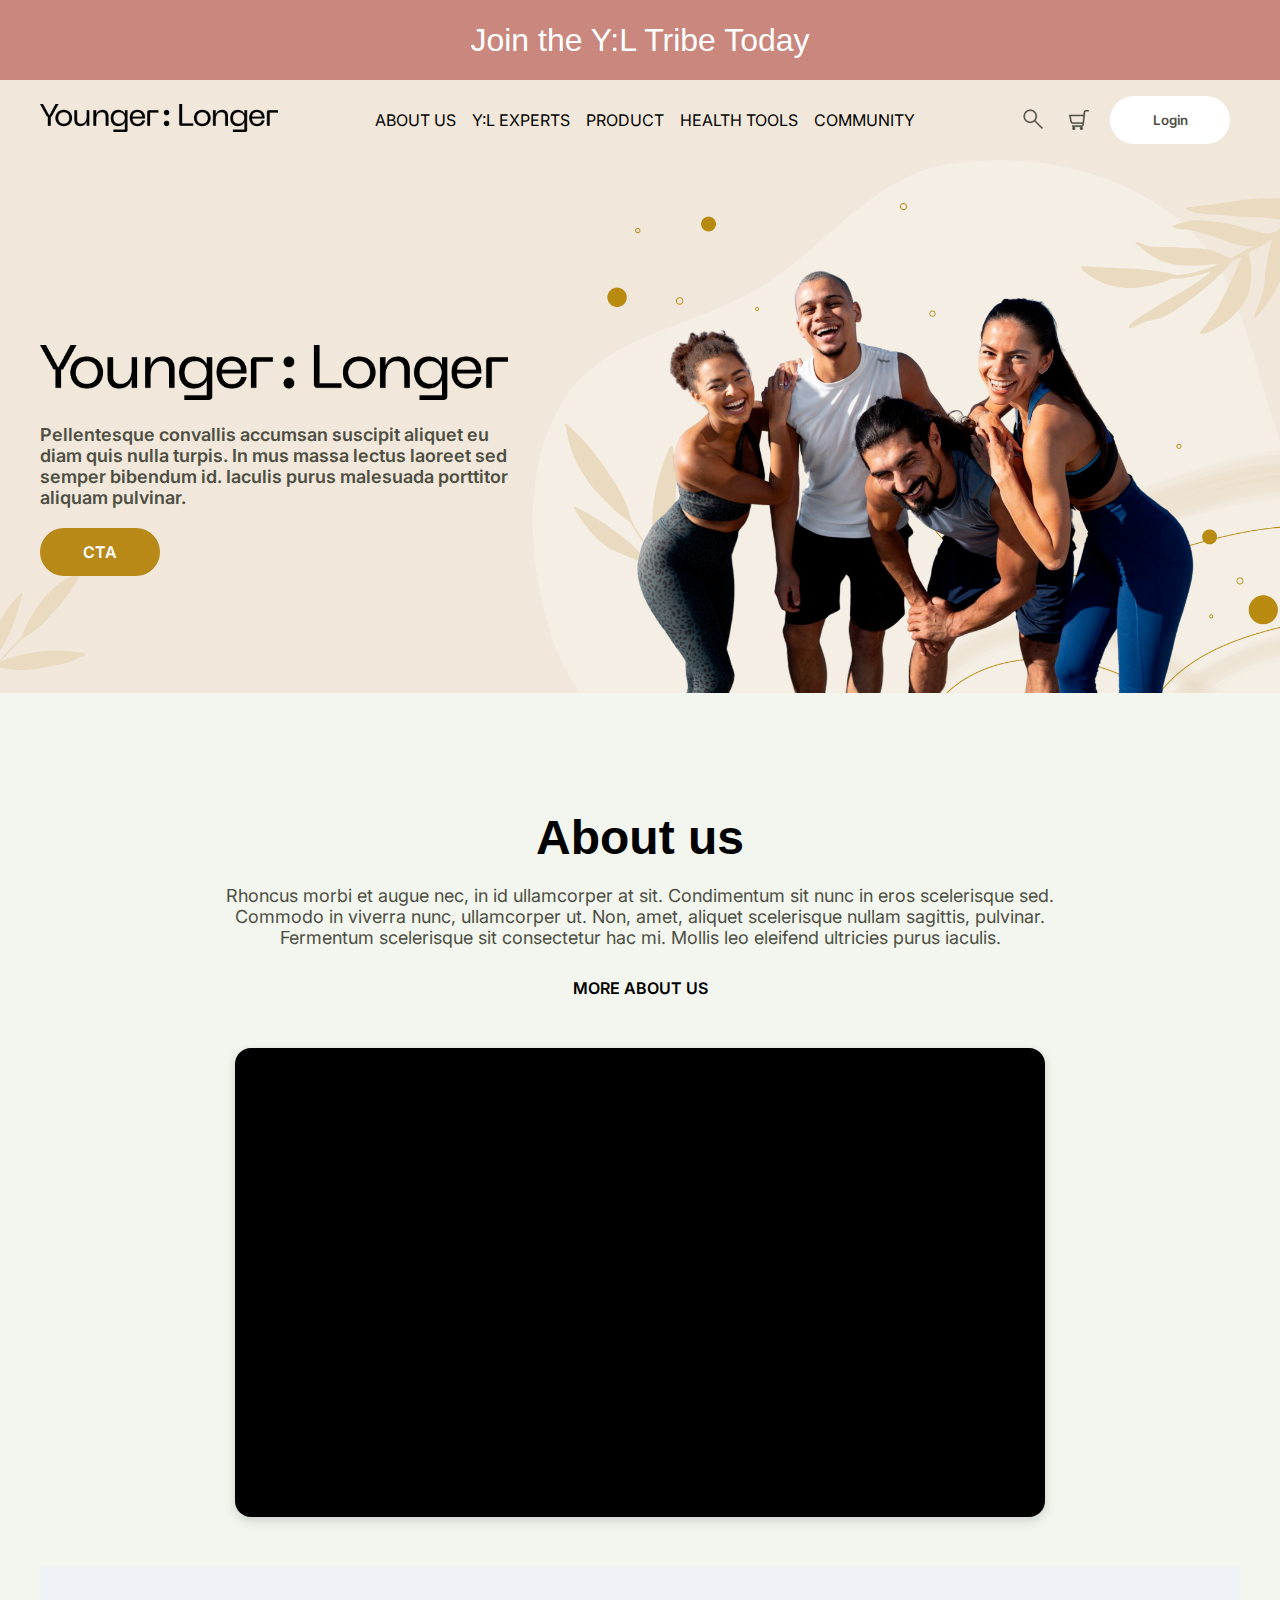
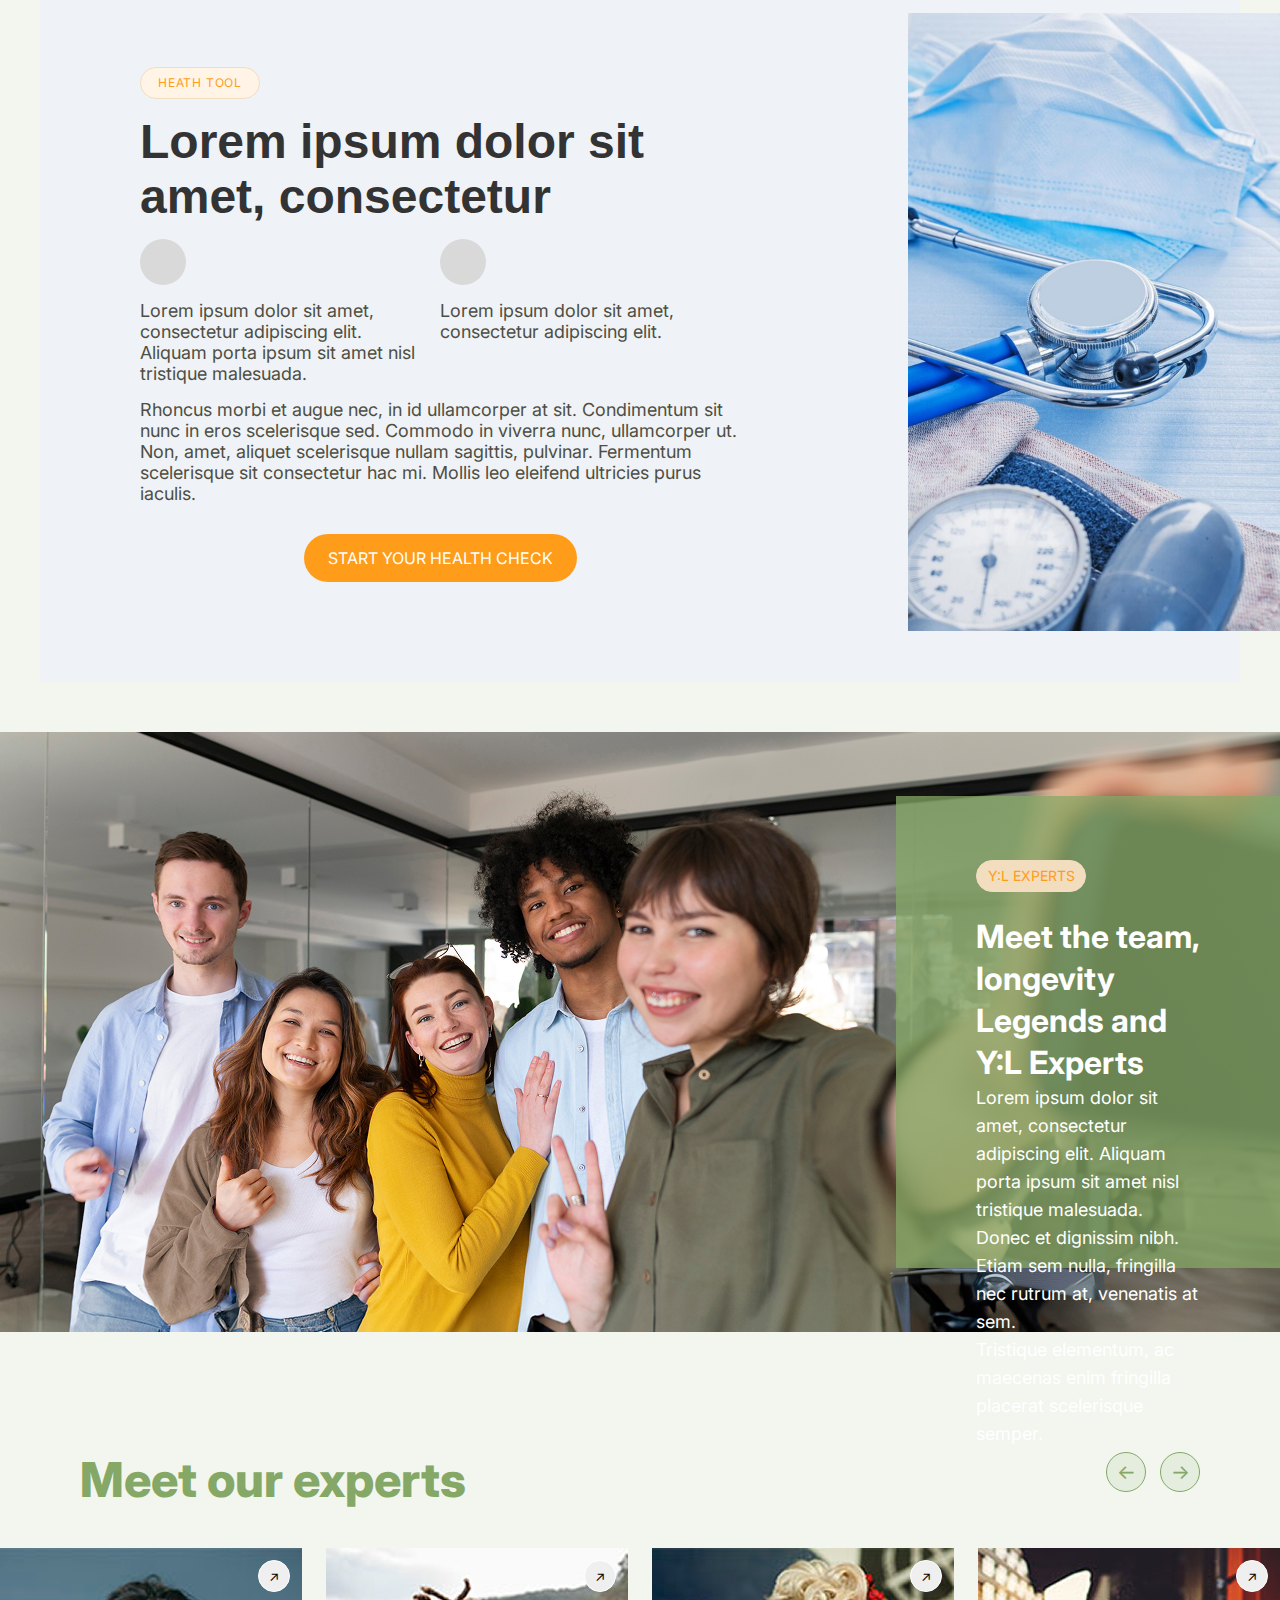
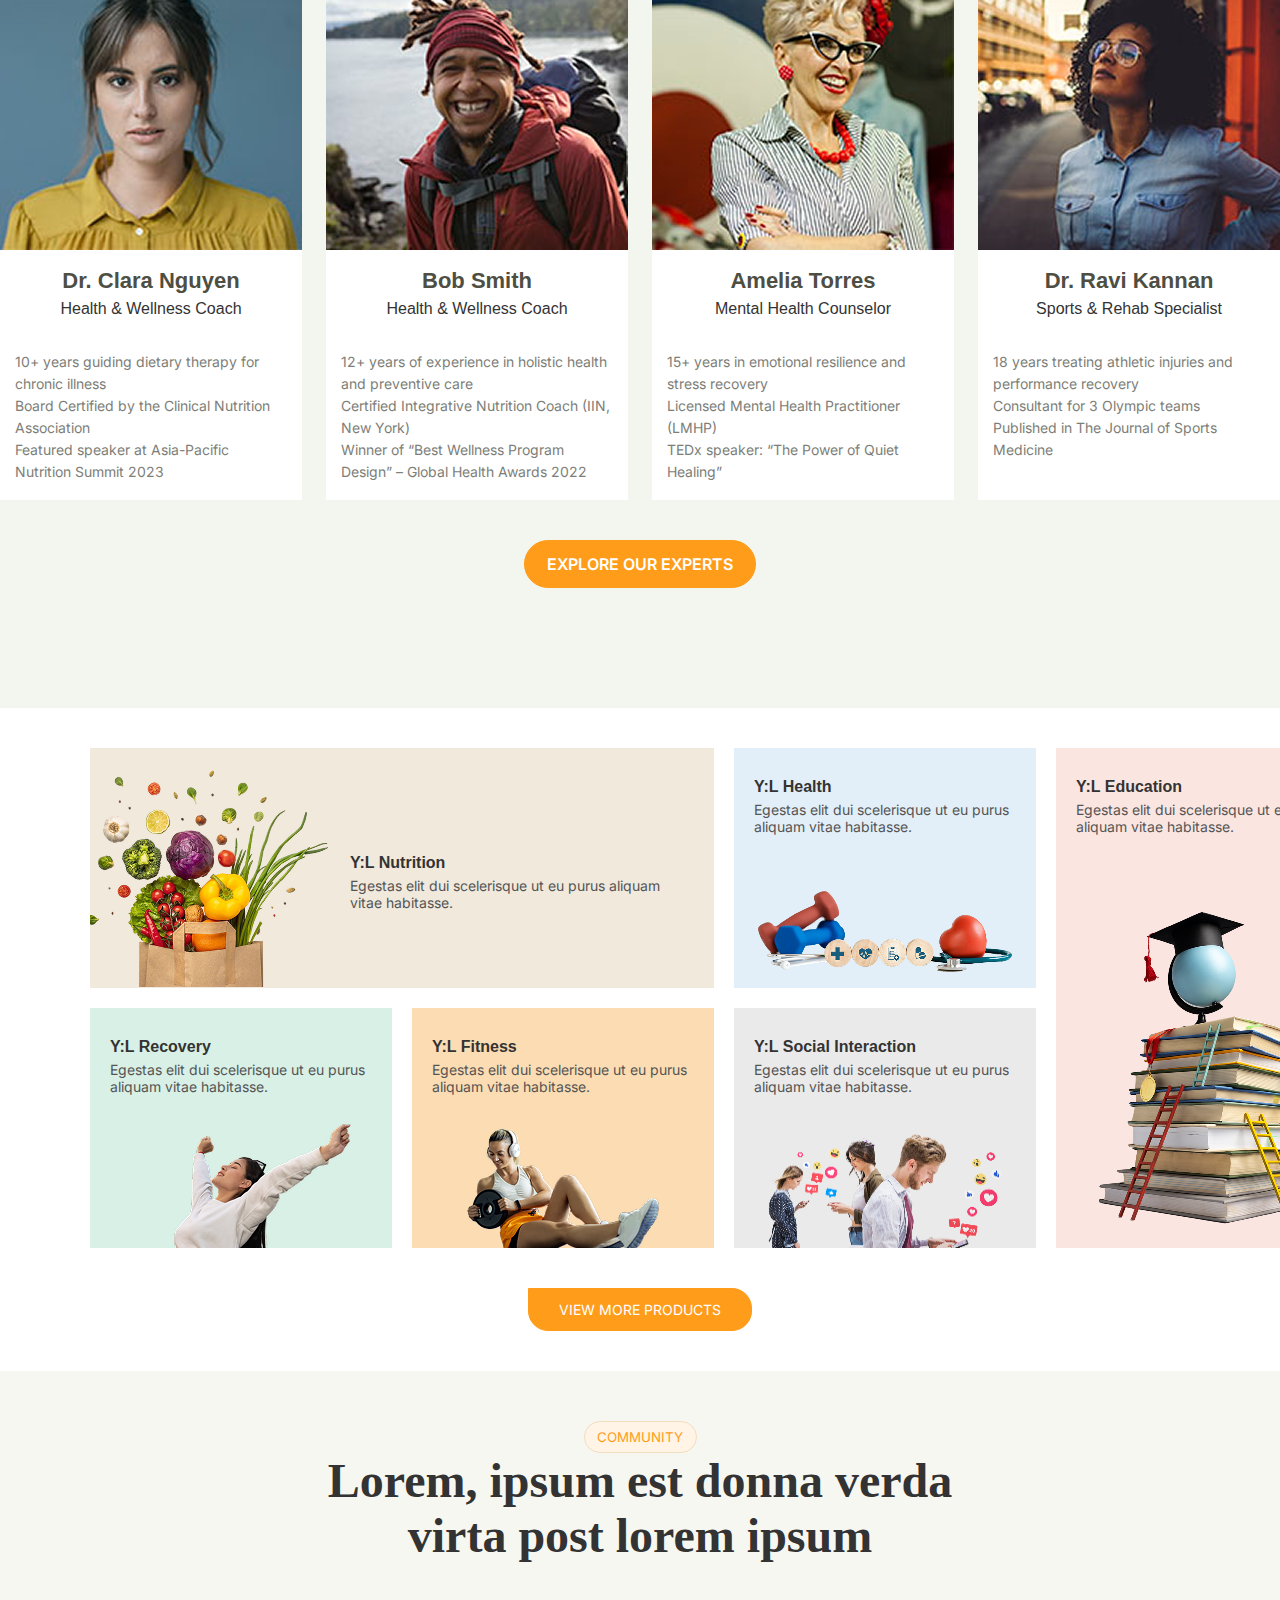
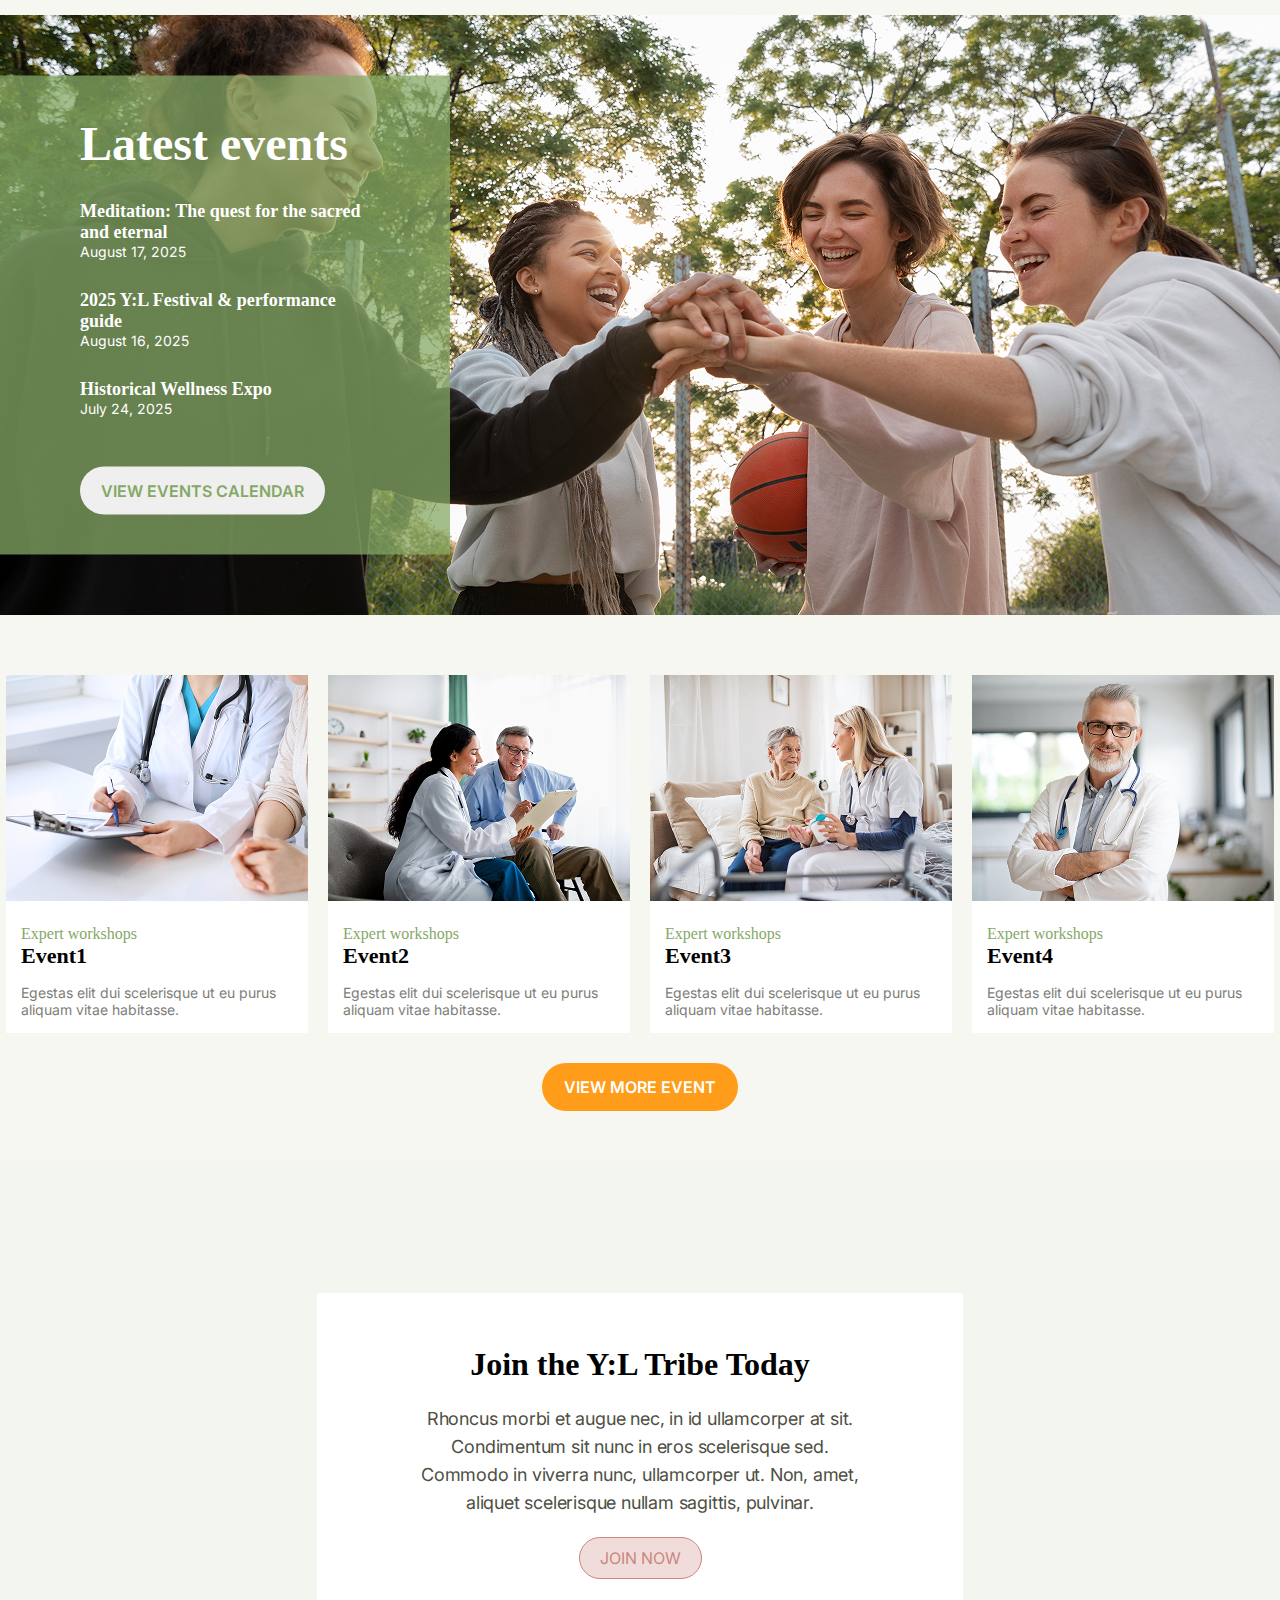
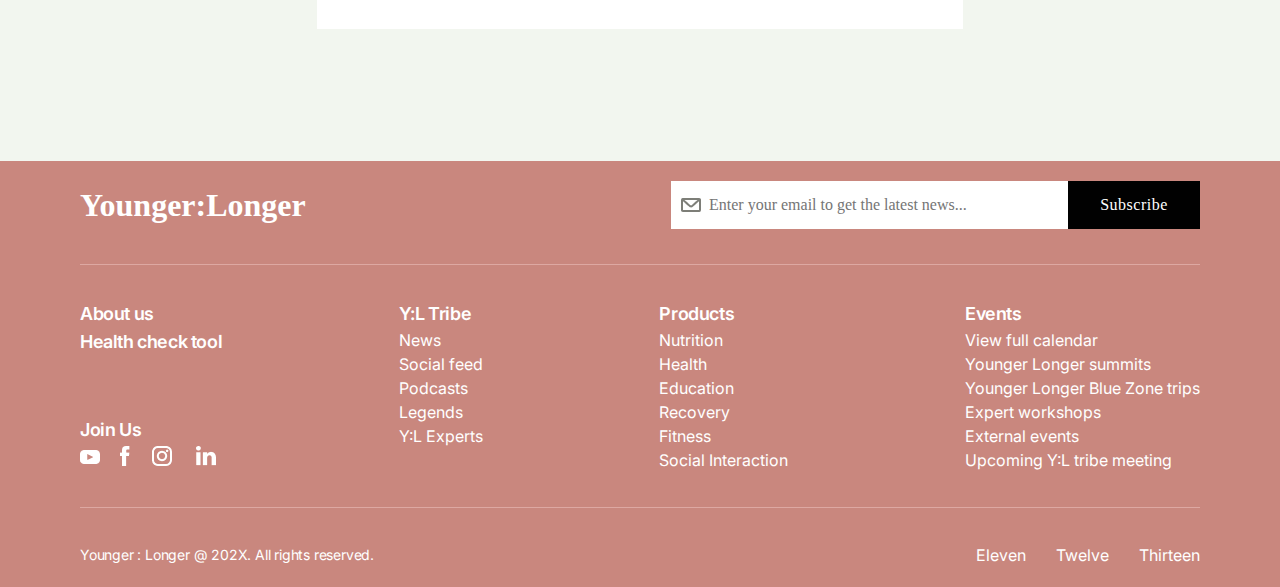
<file: index.html>
<!DOCTYPE html>
<html lang="en">
  <head>
    <meta charset="UTF-8" />
    <meta name="viewport" content="width=device-width, initial-scale=1.0" />
    <meta http-equiv="X-UA-Compatible" content="ie=edge" />
    <title>WordPress</title>
    <link rel="icon" href="./favicon.ico" type="image/x-icon" />
    <link rel="preconnect" href="https://fonts.googleapis.com" />
    <link rel="preconnect" href="https://fonts.gstatic.com" crossorigin />
    <link
      href="https://fonts.googleapis.com/css2?family=Inter:wght@100..900&display=swap"
      rel="stylesheet"
    />
    <link rel="stylesheet" href="./styles/shared.css" />
    <link rel="stylesheet" href="./styles/header.css" />
    <link rel="stylesheet" href="./styles/cta-banner.css" />
    <link rel="stylesheet" href="./styles/about-us.css" />
    <link rel="stylesheet" href="./styles/banner-health-tool.css" />
    <link rel="stylesheet" href="./styles/yl-experts.css" />
    <link rel="stylesheet" href="./styles/meet-our-experts.css" />
    <link rel="stylesheet" href="./styles/product.css" />
    <link rel="stylesheet" href="./styles/events.css" />
    <link rel="stylesheet" href="./styles/join-tribe-today.css" />
    <link rel="stylesheet" href="./styles/footer.css" />
  </head>
  <style>
    .bg-image {
      background-image: url("./assets/office-workers-working-together-as-team-2.png");
      background-repeat: no-repeat;
      background-size: cover;
    }

    .events-banner {
      position: relative;
      width: 100%;
      height: 600px;
      background: url("./assets/latest-events-banner.png") center/cover
        no-repeat;
    }
  </style>
  <body>
    <!-- 1. start header -->
    <div class="header-top">Join the Y:L Tribe Today</div>
    <header class="header">
      <div class="header-container">
        <div class="header-logo">
          <img class="header-logo-img" src="./assets/logo.png" />
        </div>
        <ul class="header-menu">
          <li class="menu-item">ABOUT US</li>
          <li class="menu-item">Y:L EXPERTS</li>
          <li class="menu-item">PRODUCT</li>
          <li class="menu-item">HEALTH TOOLS</li>
          <li class="menu-item">COMMUNITY</li>
        </ul>
        <div class="actions">
          <div class="action-item action-search">
            <img class="search-icon" src="./assets/search-icon.png" />
          </div>
          <div class="action-item cart-list">
            <img class="cart-list-icon" src="./assets/cart-list-icon.png" />
          </div>
          <div class="action-item login">
            <button class="login-button">Login</button>
          </div>
        </div>
      </div>
    </header>
    <!-- end header -->
    <main>
      <!-- 2. start cta banner -->
      <section class="cta-banner">
        <div class="cta-banner-container">
          <div class="cta-banner-content">
            <img class="cta-banner-logo" src="./assets/logo.png" />
            <div class="cta-banner-description">
              Pellentesque convallis accumsan suscipit aliquet eu diam quis
              nulla turpis. In mus massa lectus laoreet sed semper bibendum id.
              Iaculis purus malesuada porttitor aliquam pulvinar.
            </div>
            <button class="cta-button">CTA</button>
          </div>
        </div>
        <div class="cta-background">
          <img class="cta-image" src="./assets/cta-banner.png" />
        </div>
      </section>
      <!-- end cta banner -->

      <!-- 3. start about us-->
      <section class="about-us">
        <h1 class="about-us-title">About us</h1>
        <p class="about-us-description">
          Rhoncus morbi et augue nec, in id ullamcorper at sit. Condimentum sit
          nunc in eros scelerisque sed. Commodo in viverra nunc, ullamcorper ut.
          Non, amet, aliquet scelerisque nullam sagittis, pulvinar. Fermentum
          scelerisque sit consectetur hac mi. Mollis leo eleifend ultricies
          purus iaculis.
        </p>
        <button class="about-us-more-button">MORE ABOUT US</button>
        <div class="youtube-container">
          <div class="responsive-iframe">
            <iframe
              src="https://www.youtube.com/embed/n0AB6pZpotg"
              title="YouTube video player"
              frameborder="0"
              allow="accelerometer; autoplay; clipboard-write; encrypted-media; gyroscope; picture-in-picture"
              allowfullscreen
            >
            </iframe>
          </div>
        </div>
      </section>
      <!-- end section about us-->

      <!-- 4. start health tool-->
      <div class="container">
        <section class="health-tool">
          <div class="banner-health-tool-top">
            <img src="./assets/health-tool-image-mobile.png" />
          </div>
          <div class="banner-health-tool">
            <div class="banner-health-tool-left">
              <button class="health-tool-button">Heath tool</button>
              <h1 class="title">Lorem ipsum dolor sit amet, consectetur</h1>
              <div class="circle-block">
                <div class="circle-item">
                  <div class="circle"></div>
                  <div class="description">
                    Lorem ipsum dolor sit amet, consectetur adipiscing elit.
                    Aliquam porta ipsum sit amet nisl tristique malesuada.
                  </div>
                </div>
                <div class="circle-item">
                  <div class="circle"></div>
                  <div class="description">
                    Lorem ipsum dolor sit amet, consectetur adipiscing elit.
                  </div>
                </div>
              </div>
              <div class="description">
                Rhoncus morbi et augue nec, in id ullamcorper at sit.
                Condimentum sit nunc in eros scelerisque sed. Commodo in viverra
                nunc, ullamcorper ut. Non, amet, aliquet scelerisque nullam
                sagittis, pulvinar. Fermentum scelerisque sit consectetur hac
                mi. Mollis leo eleifend ultricies purus iaculis.
              </div>
              <div class="button-block">
                <button class="start-your-health-check-button">
                  START YOUR HEALTH CHECK
                </button>
              </div>
            </div>
            <div class="banner-health-tool-right">
              <img class="" src="./assets/health-tool-image.png" />
            </div>
          </div>
        </section>
      </div>
      <!-- end health tool-->

      <!-- 5. start Y:L Experts -->
      <section class="yl-experts">
        <div class="bg-image">
          <div class="block-content">
            <div class="block-content-right">
              <div class="content">
                <div>
                  <span>Y:L Experts</span>
                </div>
                <h5>Meet the team, longevity Legends and Y:L Experts</h5>
                <p>
                  Lorem ipsum dolor sit amet, consectetur adipiscing elit.
                  Aliquam porta ipsum sit amet nisl tristique malesuada. Donec
                  et dignissim nibh. Etiam sem nulla, fringilla nec rutrum at,
                  venenatis at sem. <br />
                  Tristique elementum, ac maecenas enim fringilla placerat
                  scelerisque semper.
                </p>
              </div>
            </div>
          </div>
        </div>
      </section>
      <!-- end Y:L Experts -->

      <!-- 6. meet our experts -->
      <div class="meet-our-experts-container">
        <div class="container-header">
          <h5>Meet our experts</h5>
          <div class="container-header-button">
            <button>&#8592;</button>
            <button>&#8594;</button>
          </div>
        </div>
        <div class="container-slide">
          <div class="slide-item">
            <div class="slide-item-header">
              <button>&#8599;</button>
              <img src="./assets/person-1.png" />
            </div>
            <div class="slide-item-body">
              <h3>Dr. Clara Nguyen</h3>
              <h1>Health & Wellness Coach</h1>
              <ul>
                <li>10+ years guiding dietary therapy for chronic illness</li>
                <li>Board Certified by the Clinical Nutrition Association</li>
                <li>Featured speaker at Asia-Pacific Nutrition Summit 2023</li>
              </ul>
            </div>
          </div>

          <div class="slide-item">
            <div class="slide-item-header">
              <button>&#8599;</button>
              <img src="./assets/person-2.png" />
            </div>
            <div class="slide-item-body">
              <h3>Bob Smith</h3>
              <h1>Health & Wellness Coach</h1>
              <ul>
                <li>
                  12+ years of experience in holistic health and preventive care
                </li>
                <li>Certified Integrative Nutrition Coach (IIN, New York)</li>
                <li>
                  Winner of “Best Wellness Program Design” – Global Health
                  Awards 2022
                </li>
              </ul>
            </div>
          </div>

          <div class="slide-item">
            <div class="slide-item-header">
              <button>&#8599;</button>
              <img src="./assets/person-3.png" />
            </div>
            <div class="slide-item-body">
              <h3>Amelia Torres</h3>
              <h1>Mental Health Counselor</h1>
              <ul>
                <li>15+ years in emotional resilience and stress recovery</li>
                <li>Licensed Mental Health Practitioner (LMHP)</li>
                <li>TEDx speaker: “The Power of Quiet Healing”</li>
              </ul>
            </div>
          </div>

          <div class="slide-item">
            <div class="slide-item-header">
              <button>&#8599;</button>
              <img src="./assets/person-4.png" />
            </div>
            <div class="slide-item-body">
              <h3>Dr. Ravi Kannan</h3>
              <h1>Sports & Rehab Specialist</h1>
              <ul>
                <li>
                  18 years treating athletic injuries and performance recovery
                </li>
                <li>Consultant for 3 Olympic teams</li>
                <li>Published in The Journal of Sports Medicine</li>
              </ul>
            </div>
          </div>
        </div>
        <div class="container-button">
          <button>Explore our experts</button>
        </div>
      </div>
      <!-- end meet our experts-->

      <!-- start product -->
      <div class="products">
        <div class="product-section">
          <div class="grid-container">
            <div class="card card1">
              <img src="./assets/top-view-assortment-vegetables-paper-bag-1.png" alt="Nutrition">
              <div>
                  <h2>Y:L Nutrition</h2>
                  <p>Egestas elit dui scelerisque ut eu purus aliquam vitae habitasse.</p>
              </div>
            </div>
            <div class="card card2">        
              <div>
                  <h2>Y:L Health</h2>
                  <p>Egestas elit dui scelerisque ut eu purus aliquam vitae habitasse.</p>
              </div>
              <img src="./assets/healthy-icon.png" alt="Health">
            </div>
            <div class="card card3">
              <div>
                  <h2>Y:L Education</h2>
                  <p>Egestas elit dui scelerisque ut eu purus aliquam vitae habitasse.</p>
              </div>
              <img src="./assets/education.png" alt="Education">
            </div>
            <div class="card card4">
              <div>        
                  <h2>Y:L Recovery</h2>
                  <p>Egestas elit dui scelerisque ut eu purus aliquam vitae habitasse.</p>
              </div>
              <img src="./assets/recovery-status.png" alt="Recovery">
            </div>
            <div class="card card5">
              <div>
                  <h2>Y:L Fitness</h2>
                  <p>Egestas elit dui scelerisque ut eu purus aliquam vitae habitasse.</p>
              </div>
              <img src="./assets/fitness.png" alt="Fitness">
            </div>
            <div class="card card6">
              <div>
                  <h2>Y:L Social Interaction</h2>
                  <p>Egestas elit dui scelerisque ut eu purus aliquam vitae habitasse.</p>
              </div>
              <img src="./assets/social-interaction.png" alt="Social" style="height: 55%;">
            </div>
          </div>
          <button class="more-btn">view more products</button>
        </div>
      </div>
      <!-- end product -->

      <!-- 7. start events -->
      <section class="events">
        <div class="events-community">
          <button class="events-community-button">COMMUNITY</button>
          <h1 class="events-community-title">
            Lorem, ipsum est donna verda virta post lorem ipsum
          </h1>
        </div>
        <div class="events-banner">
          <div class="latest-events">
            <h1>Latest events</h1>
            <h4>Meditation: The quest for the sacred and eternal</h4>
            <p>August 17, 2025</p>
            <h4>2025 Y:L Festival & performance guide</h4>
            <p>August 16, 2025</p>
            <h4>Historical Wellness Expo</h4>
            <p>July 24, 2025</p>
            <button>VIEW EVENTS CALENDAR</button>
          </div>
        </div>
        <ul class="events-list">
          <li class="events-list-item">
            <img src="./assets/event-1.png" alt="event-1" />
            <h3>Expert workshops</h3>
            <h2>Event1</h2>
            <p>
              Egestas elit dui scelerisque ut eu purus aliquam vitae habitasse.
            </p>
          </li>
          <li class="events-list-item">
            <img src="./assets/event-2.png" alt="event-2" />
            <h3>Expert workshops</h3>
            <h2>Event2</h2>
            <p>
              Egestas elit dui scelerisque ut eu purus aliquam vitae habitasse.
            </p>
          </li>
          <li class="events-list-item">
            <img src="./assets/event-3.png" alt="event-3" />
            <h3>Expert workshops</h3>
            <h2>Event3</h2>
            <p>
              Egestas elit dui scelerisque ut eu purus aliquam vitae habitasse.
            </p>
          </li>
          <li class="events-list-item">
            <img src="./assets/event-4.png" alt="event-4" />
            <h3>Expert workshops</h3>
            <h2>Event4</h2>
            <p>
              Egestas elit dui scelerisque ut eu purus aliquam vitae habitasse.
            </p>
          </li>
        </ul>
        <button class="view-more-events">VIEW MORE EVENT</button>
      </section>

      <!-- end events -->

      <!-- 8. start join tribe today-->
      <section class="joining-background">
        <div class="joining-content">
          <h1>Join the Y:L Tribe Today</h1>
          <p>
            Rhoncus morbi et augue nec, in id ullamcorper at sit. Condimentum
            sit nunc in eros scelerisque sed. Commodo in viverra nunc,
            ullamcorper ut. Non, amet, aliquet scelerisque nullam sagittis,
            pulvinar.
          </p>
          <button>JOIN NOW</button>
        </div>
      </section>
      <!-- end join tribe today-->
    </main>
  </body>
  <!-- 9. start footer -->
  <footer>
    <section class="subscription-section">
      <h1>Younger:Longer</h1>
      <div class="email-section">
        <div class="email-field">
          <img src="./assets/email.png" alt="email" />
          <input
            type="email"
            placeholder="Enter your email to get the latest news..."
          />
        </div>
        <button>Subscribe</button>
      </div>
    </section>

    <div class="divider"></div>

    <section class="nav-section">
      <div class="about-us-group">
        <div>
          <a href="#" class="nav-title"><h4>About us</h4></a>
          <a href="#" class="nav-title"><h4>Health check tool</h4></a>
        </div>
        <div class="join-us">
          <h4>Join Us</h4>
          <div class="socials">
            <a href="#" class="nav-img"
              ><img src="./assets/youtube.png" alt="youtube"
            /></a>
            <a href="#" class="nav-img"
              ><img src="./assets/facebook.png" alt="facebook"
            /></a>
            <a href="#" class="nav-img"
              ><img src="./assets/instagram.png" alt="instagram"
            /></a>
            <a href="#" class="nav-img"
              ><img src="./assets/linkedin.png" alt="linked"
            /></a>
          </div>
        </div>
      </div>
      <div>
        <a href="#" class="nav-title">
          <h4>Y:L Tribe</h4>
        </a>
        <a href="#" class="nav-text"><p>News</p></a>
        <a href="#" class="nav-text"><p>Social feed</p></a>
        <a href="#" class="nav-text"><p>Podcasts</p></a>
        <a href="#" class="nav-text"><p>Legends</p></a>
        <a href="#" class="nav-text"><p>Y:L Experts</p></a>
      </div>
      <div>
        <a href="#" class="nav-title"><h4>Products</h4></a>
        <a href="#" class="nav-text"><p>Nutrition</p></a>
        <a href="#" class="nav-text"><p>Health</p></a>
        <a href="#" class="nav-text"><p>Education</p></a>
        <a href="#" class="nav-text"><p>Recovery</p></a>
        <a href="#" class="nav-text"><p>Fitness</p></a>
        <a href="#" class="nav-text"><p>Social Interaction</p></a>
      </div>
      <div>
        <a href="#" class="nav-title"><h4>Events</h4></a>
        <a href="#" class="nav-text"><p>View full calendar</p></a>
        <a href="#" class="nav-text"><p>Younger Longer summits</p></a>
        <a href="#" class="nav-text"><p>Younger Longer Blue Zone trips</p></a>
        <a href="#" class="nav-text"><p>Expert workshops</p></a>
        <a href="#" class="nav-text"><p>External events</p></a>
        <a href="#" class="nav-text"><p>Upcoming Y:L tribe meeting</p></a>
      </div>
    </section>

    <div class="divider"></div>

    <section class="bottom">
      <p class="sentence">Younger : Longer @ 202X. All rights reserved.</p>
      <div class="tags">
        <a href="#" class="nav-text">Eleven</a>
        <a href="#" class="nav-text">Twelve</a>
        <a href="#" class="nav-text">Thirteen</a>
      </div>
    </section>
  </footer>
  <!-- end footer -->
</html>
</file>
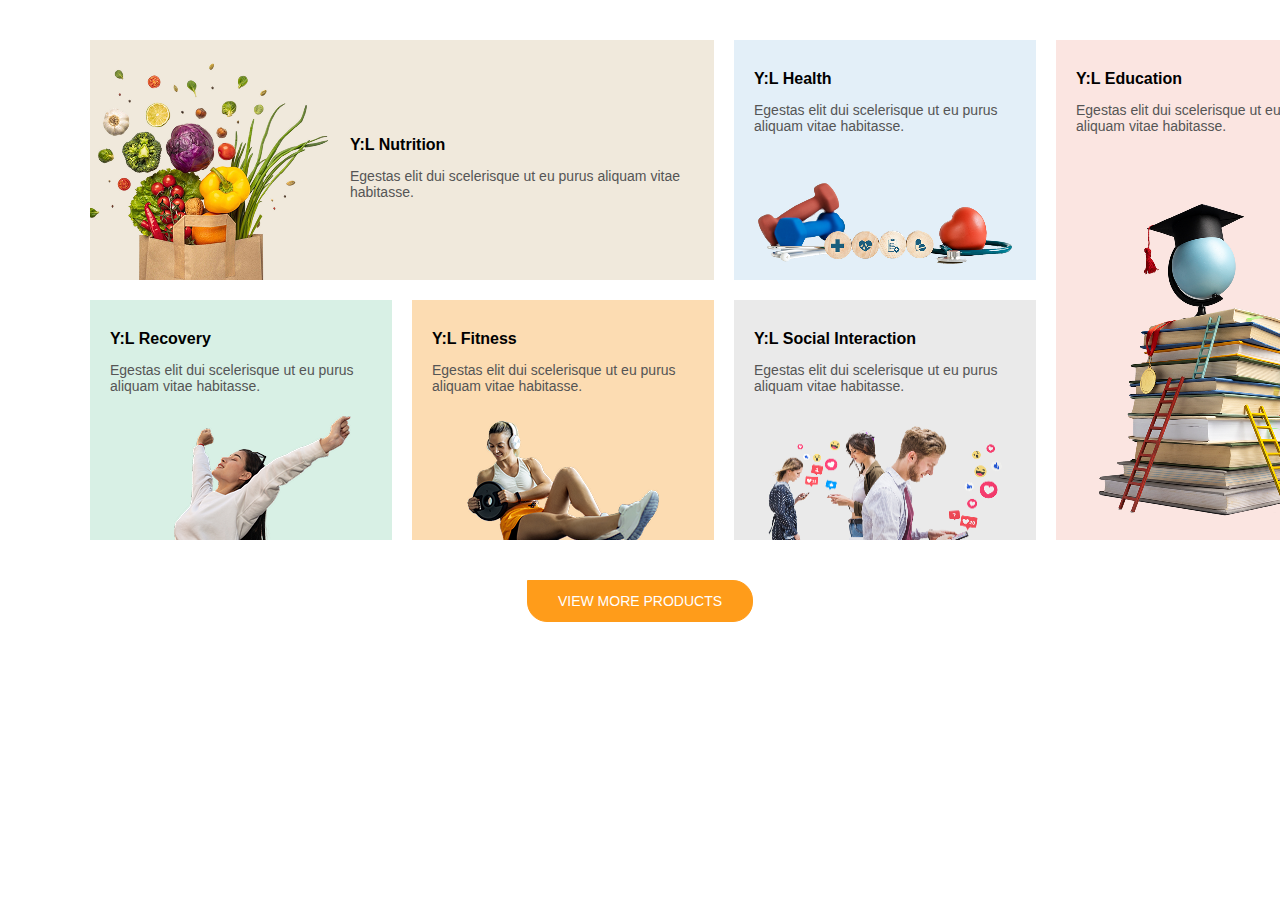
<file: browse-our-product-range.html>
<!DOCTYPE html>
<html lang="en">
<head>
  <meta charset="UTF-8">
  <meta name="viewport" content="width=device-width, initial-scale=1.0">
  <title>Product Grid</title>
    <style>
        body {
            font-family: Arial, sans-serif;
            margin: 0;
            padding: 40px 20px;
            background: #fff;
            text-align: center;
        }
        
        .product-section .tag {
        background: rgba(255, 244, 229, 1);
        border: 1px solid rgba(243, 221, 191, 1);
        color: rgba(255, 156, 26, 1);
        padding: 5px 15px;
        border-radius: 20px;
        font-size: 12px;
        font-weight: bold;
        display: inline-block;
        margin-bottom: 10px;
        text-transform: uppercase;
        }
        
        h1 {
        font-size: 28px;
        font-weight: bold;
        margin-bottom: 30px;
        }
        
        .grid-container {
        display: grid;
        grid-template-columns: repeat(4, 1fr);
        grid-template-rows: repeat(2, 240px);
        gap: 20px;
        max-width: 1100px;
        margin: 0 auto 40px auto;
        }
        
        .card {
        background-color: #f5f5f5;
        text-align: left;
        display: flex;
        flex-direction: column;
        justify-content: space-between;
        }
        
        .card h2 {
        margin: 10px 0 5px;
        font-size: 16px;
        font-weight: bold;
        }
        
        .card p {
        font-size: 14px;
        color: #555;
        }

        .card > div {
            padding: 20px 20px 0 20px;
        }
        
        .card1 {
            grid-column: 1 / span 2;
            grid-row: 1;
            background-color: #f0e9dc;

            display: flex;
            flex-direction: row;
            justify-content: space-between;
            align-items: center;
        }
        .card2 {
            grid-column: 3;
            grid-row: 1;
            background-color: #e3eff8;
        }
        .card3 {
            grid-column: 4;
            grid-row: 1 / span 2;
            background-color: #fbe5e1;
        }
        .card4 {
            grid-column: 1;
            grid-row: 2;
            background-color: #d8f0e5;
        }
        .card5 {
            grid-column: 2 / span 1;
            grid-row: 2;
            background-color: #fcdcb2;
        }
        .card6 {
            display: flex;
            background-color: #eaeaea;
        }
        
        .more-btn {
            background-color: rgba(255, 156, 26, 1);
            color: white;
            border: 1px solid rgba(255, 156, 26, 1);
            padding: 12px 30px;
            font-size: 14px;
            cursor: pointer;
            transition: background 0.3s ease;
            border-top-right-radius: 20px;
            border-bottom-right-radius: 20px;
            border-bottom-left-radius: 20px;
            text-transform: uppercase;
        }

        /*
        .more-btn:hover {
            background-color: #e88900;
        }
        
        @media (max-width: 768px) {
            .grid-container {
                grid-template-columns: repeat(2, 1fr);
                grid-template-rows: auto;
            }
        
            .card1, .card2, .card3, .card4, .card5, .card6 {
                grid-column: auto !important;
                grid-row: auto !important;
            }
        }
        */       

    </style>
</head>
<body>
  <div class="product-section">
    <div class="grid-container">
      <div class="card card1">
        <img src="./assets/top-view-assortment-vegetables-paper-bag-1.png" alt="Nutrition">
        <div>
            <h2>Y:L Nutrition</h2>
            <p>Egestas elit dui scelerisque ut eu purus aliquam vitae habitasse.</p>
        </div>
      </div>
      <div class="card card2">        
        <div>
            <h2>Y:L Health</h2>
            <p>Egestas elit dui scelerisque ut eu purus aliquam vitae habitasse.</p>
        </div>
        <img src="./assets/healthy-icon.png" alt="Health">
      </div>
      <div class="card card3">
        <div>
            <h2>Y:L Education</h2>
            <p>Egestas elit dui scelerisque ut eu purus aliquam vitae habitasse.</p>
        </div>
        <img src="./assets/education.png" alt="Education">
      </div>
      <div class="card card4">
        <div>        
            <h2>Y:L Recovery</h2>
            <p>Egestas elit dui scelerisque ut eu purus aliquam vitae habitasse.</p>
        </div>
        <img src="./assets/recovery-status.png" alt="Recovery">
      </div>
      <div class="card card5">
        <div>
            <h2>Y:L Fitness</h2>
            <p>Egestas elit dui scelerisque ut eu purus aliquam vitae habitasse.</p>
        </div>
        <img src="./assets/fitness.png" alt="Fitness">
      </div>
      <div class="card card6">
        <div>
            <h2>Y:L Social Interaction</h2>
            <p>Egestas elit dui scelerisque ut eu purus aliquam vitae habitasse.</p>
        </div>
        <img src="./assets/social-interaction.png" alt="Social" style="height: 55%;">
      </div>
    </div>
 
    <button class="more-btn">view more products</button>
  </div>
</body>
</html>
</file>
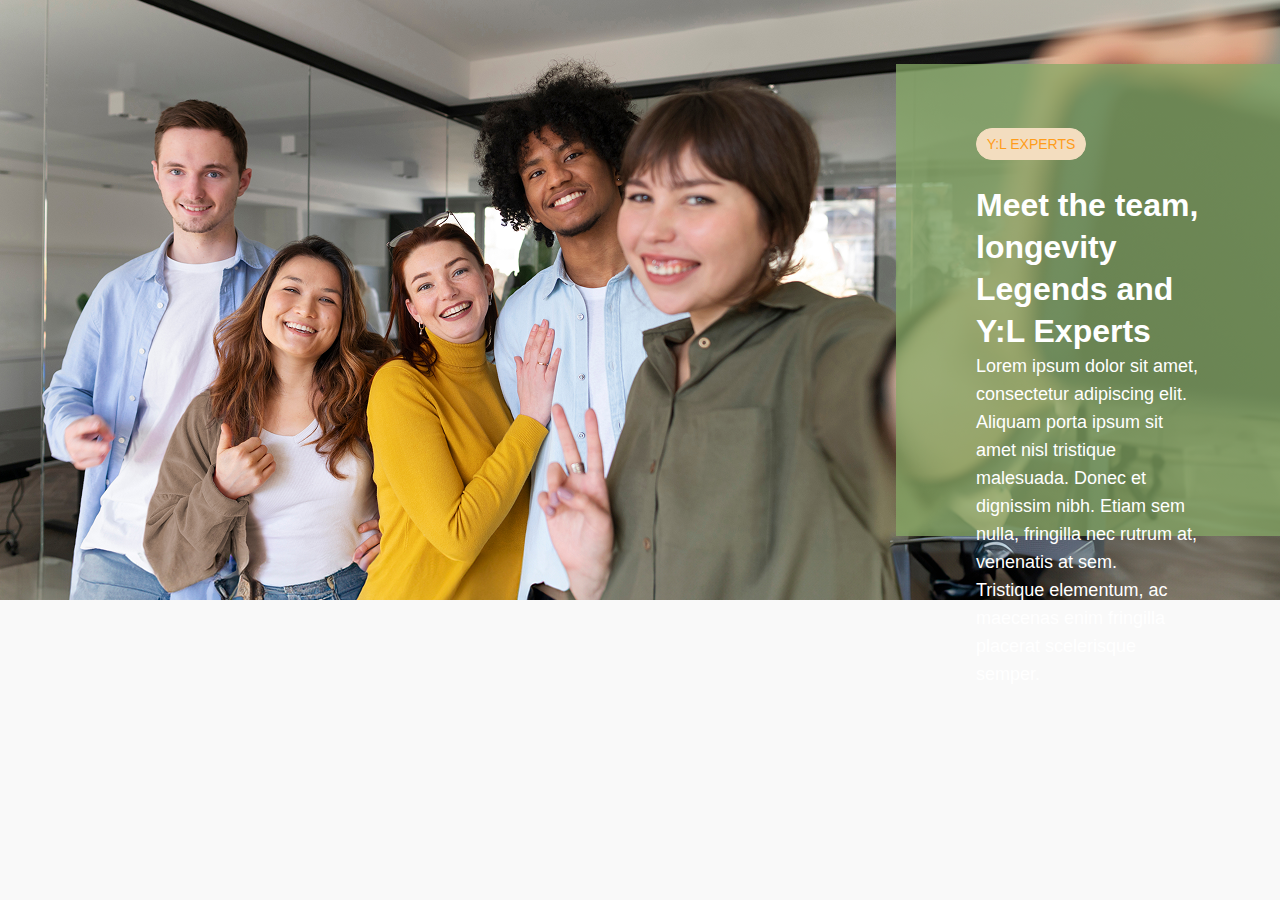
<file: health-tool.html>
<!DOCTYPE html>
<html lang="en">
<head>
    <meta charset="UTF-8" />
    <meta name="viewport" content="width=device-width, initial-scale=1.0"/>
    <title>YL Expert</title>
    <link rel="stylesheet" href="./shared.css" />
    <style>
        h5,p {
            margin: 0;
            padding: 0;
        }

        body {
            margin: 0;
            background-color: #f9f9f9;
            color: #333;
        }

        .bg-image{
            background-image: url('./assets/office-workers-working-together-as-team-2.png');
            background-repeat: no-repeat;
            background-size: cover;
        }

        .block-content {
            display: flex;
            justify-content: end;
            height: 600px;
        }

        .block-content-right {
            width: 30%;
            background-color: rgba(133, 168, 102, 0.75);
            margin: 64px 0;
        }

        .content {
            margin: 64px 80px;
        }

        .content p {
            font-size: 18px;
            line-height: 28px;
            color: #fff;
        }

        .content h5 {
            font-size: 32px;
            line-height: 42px;
            color: #fff;
        }

        .content div {
            width: 110px;
            height: 32px;
            display: flex;
            align-items: center;
            justify-content: center;
            background-color: rgba(243, 221, 191, 1);
            border-radius: 24px;
            border: 1px solid rgba(243, 221, 191, 1);
            margin-bottom: 24px;
            
        }

        .content > div > span {
            font-size: 14px;
            line-height: 22px;
            color: rgba(255, 156, 26, 1);
            text-transform: uppercase;
            
        }

    </style>
</head>
<body>
    <div>
        <div class="bg-image">
            <div class="block-content">
                <div class="block-content-right">
                    <div class="content">
                        <div>
                            <span>Y:L Experts</span>
                        </div>
                        <h5>Meet the team, longevity Legends and Y:L Experts</h5>
                        <p>Lorem ipsum dolor sit amet, consectetur adipiscing elit. Aliquam porta ipsum sit amet nisl tristique malesuada. Donec et dignissim nibh. Etiam sem nulla, fringilla nec rutrum at, venenatis at sem. <br/> 
                            Tristique elementum, ac maecenas enim fringilla placerat scelerisque semper.</p>
                    </div>                    
                </div>
            </div>           
        </div>
    </div>
</body>
</html>
</file>
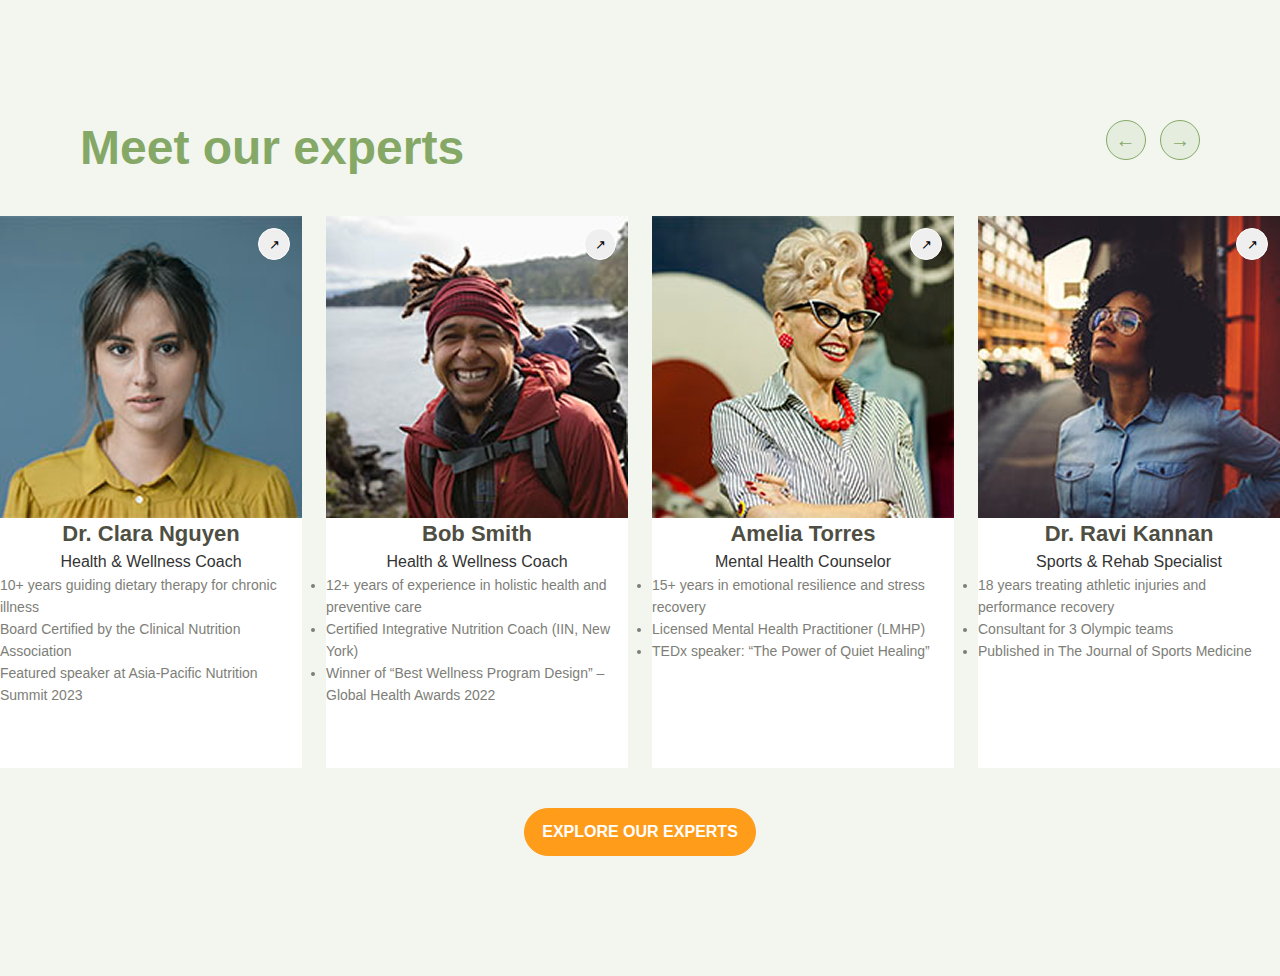
<file: meet-our-expert.html>
<!DOCTYPE html>
<html lang="en">
<head>
    <meta charset="UTF-8" />
    <meta name="viewport" content="width=device-width, initial-scale=1.0"/>
    <title>Meet our expert</title>
    <link rel="stylesheet" href="./shared.css" />
    <style>
        h5,h3,h1,p {
            margin: 0;
            padding: 0;
        }

        body {
            margin: 0;
            background-color: rgba(242, 246, 239, 1);
            color: #333;
        }

        .container {
            padding: 120px 80px;
        }

        .container-header{
            display: flex;
            justify-content: space-between;
            flex-direction: row;
            margin-bottom: 40px;
        }

        .container-header-button{

        }

        .container-header-button button{
            width: 40px;
            height: 40px;
            border-radius: 50%;
            background-color: rgba(229, 237, 222, 1);
            border: 1px solid rgba(133, 168, 102, 1);
            color: rgba(133, 168, 102, 1);
            font-size: 20px;
            margin-left: 10px;
            cursor: pointer;
        }

        .container-header h5{
            color: rgba(133, 168, 102, 1);
            font-size: 48px;
            line-height: 56px;
            font-weight: 800;
        }

        .container-slide {
            display: flex;
            justify-content: center;
            align-items: center;
            flex-direction: row;
            gap: 24px;
        }

        .slide-item{
            display: flex;
            flex-direction: column;
            align-items: center;
            width: 302px;
        }

        .slide-item-header{
           position: relative;
        }

        .slide-item-header img{
           display: block;
        }

        .slide-item-header button{
            position: absolute;
            top: 12px;
            right: 12px;
            height: 32px;
            width: 32px;
            border: 1px solid rgba(255, 255, 255, 1);
            border-radius: 24px;
        }

        .slide-item-body{
            background-color: #fff;
            height: 250px;
        }

        .slide-item-body h3 {
            font-weight: 800;
            font-size: 22px;
            line-height: 32px;
            text-align: center;
            color: rgba(78, 78, 67, 1);
        }

        .slide-item-body h1 {
            font-weight: 400;
            font-size: 16px;
            line-height: 24px;
            text-align: center;
        }

        .slide-item-body ul li {
            font-weight: 400;
            font-size: 14px;
            line-height: 22px;
            color: rgba(125, 126, 120, 1);
        }

        .container-button{
            display: flex;
            justify-content: center;  
            margin-top: 40px;
        }

        .container-button button {
            width: 232px;
            background-color: rgba(255, 156, 26, 1);
            border: 1px solid rgba(255, 156, 26, 1);
            border-radius: 24px;
            height: 48px;
            font-size: 16px;
            line-height: 24px;
            font-weight: 600;
            text-transform: uppercase;
            color: #fff;
        }

      

    </style>
</head>
<body>
    <div class="container">
        <div class="container-header">
            <h5>Meet our experts</h5>
            <div class="container-header-button">
                <button>&#8592;</button>
                <button>&#8594;</button>
            </div>
        </div>
        <div class="container-slide">
            <div class="slide-item">
                <div class="slide-item-header">
                    <button>&#8599;</button>
                    <img src="./assets/person-1.png"/>
                </div>
                <div class="slide-item-body">
                    <h3>Dr. Clara Nguyen</h3>
                    <h1>Health & Wellness Coach</h1>
                    <ul>
                        <li>10+ years guiding dietary therapy for chronic illness</li>
                        <li>Board Certified by the Clinical Nutrition Association</li>
                        <li>Featured speaker at Asia-Pacific Nutrition Summit 2023</li>
                    </ul>
                </div>
            </div>

            <div class="slide-item">
                <div class="slide-item-header">
                    <button>&#8599;</button>
                    <img src="./assets/person-2.png"/>
                </div>
                <div class="slide-item-body">
                    <h3>Bob Smith</h3>
                    <h1>Health & Wellness Coach</h1>
                    <ul>
                        <li>12+ years of experience in holistic health and preventive care</li>
                        <li>Certified Integrative Nutrition Coach (IIN, New York)</li>
                        <li>Winner of “Best Wellness Program Design” – Global Health Awards 2022</li>
                    </ul>
                </div>
            </div>

            <div class="slide-item">
                <div class="slide-item-header">
                    <button>&#8599;</button>
                    <img src="./assets/person-3.png"/>
                </div>
                <div class="slide-item-body">
                    <h3>Amelia Torres</h3>
                    <h1>Mental Health Counselor</h1>
                    <ul>
                        <li>15+ years in emotional resilience and stress recovery</li>
                        <li>Licensed Mental Health Practitioner (LMHP)</li>
                        <li>TEDx speaker: “The Power of Quiet Healing”</li>
                    </ul>
                </div>
            </div>
            
            <div class="slide-item">
                <div class="slide-item-header">
                    <button>&#8599;</button>
                    <img src="./assets/person-4.png"/>
                </div>
                <div class="slide-item-body">
                    <h3>Dr. Ravi Kannan</h3>
                    <h1>Sports & Rehab Specialist</h1>
                    <ul>
                        <li>18 years treating athletic injuries and performance recovery</li>
                        <li>Consultant for 3 Olympic teams</li>
                        <li>Published in The Journal of Sports Medicine</li>
                    </ul>
                </div>
            </div>
        </div>
        <div class="container-button">
            <button>Explore our experts</button>
        </div>
        
    </div>
</body>
</html>
</file>
<file: styles/shared.css>
body {
  font-family: "Inter", sans-serif;
  font-weight: 400;
}

* {
  box-sizing: border-box;
  margin: 0;
  padding: 0;
  font-family: "Inter", sans-serif;
}

h1,
h2,
h3 {
  font-family: "PP Neue Machina", sans-serif;
  font-weight: 700;
}

ul {
  list-style-type: none;
  padding: 0;
  margin: 0;
}

.container {
  max-width: 1200px;
  margin: 0 auto;
}
</file>
<file: styles/header.css>
.header-top {
  background-color: #c9877e;
  height: 90px;
  font-size: 32px;
  color: white;
  font-family: "PP Neue Machina", sans-serif;
  display: flex;
  align-items: center;
  justify-content: center;
  height: 80px;
}

header {
  background-color: #f1e7da;
}

.header-container {
  display: flex;
  align-items: center;
  justify-content: space-between;
  max-width: 1200px;
  height: 80px;
  margin: 0 auto;
}

.header-logo-img {
  width: auto;
  height: 28px;
}

.header-menu {
  display: flex;
}

.menu-item {
  color: #010101;
  font-size: 16px;
  margin: 0 8px;
  font-family: "Inter", sans-serif;
}

.actions {
  display: flex;
  align-items: center;
}

.action-item {
  margin: 0 10px;
  display: flex;
  align-items: center;
}

.search-icon {
  width: 24px;
  height: 24px;
}

.cart-list-icon {
  width: 24px;
  height: 24px;
}

.login-button {
  background-color: white;
  color: #4e4e43;
  width: 120px;
  height: 48px;
  border-radius: 48px;
  font-weight: 600;
  border: none;
}
</file>
<file: styles/cta-banner.css>
.cta-banner {
  height: 600px;
  position: relative;
  width: 100%;
  display: flex;
}

.cta-banner-container {
  max-width: 1200px;
  margin: 0 auto;
  display: flex;
  align-items: center;
}

.cta-banner-content {
  width: 40%;
  z-index: 1;
  position: relative;
}

.cta-banner-logo {
  height: 55px;
  width: auto;
  margin-bottom: 20px;
}

.cta-banner-description {
  color: #4e4e43;
  font-size: 18px;
  font-weight: 600;
  margin-bottom: 20px;
}

.cta-button {
  width: 120px;
  height: 48px;
  color: white;
  background-color: #b88917;
  font-size: 16px;
  font-weight: 600;
  border-radius: 48px;
  border: none;
}

.cta-background {
  position: absolute;
  top: 0;
  bottom: 0;
  right: 0;
  left: 0;
  width: 100%;
  height: 100%;
}

.cta-image {
  width: 100%;
  height: auto;
  max-height: 600px;
}
</file>
<file: styles/about-us.css>
.about-us {
  width: 900px;
  margin: 0 auto;
  padding: 50px 0;
  text-align: center;
}

.about-us-title {
  font-size: 48px;
  color: #010101;
  font-weight: 600;
  margin: 0 0 20px;
}

.about-us-description {
  font-size: 18px;
  color: #4e4e43;
  margin: 0 0 30px;
}

.about-us-more-button {
  font-size: 16px;
  border: none;
  padding: 0;
  margin: 0;
  font-weight: 600;
  background: transparent;
  margin: 0 0 50px;
  font-family: "Inter", sans-serif;
}

.youtube-container {
  width: 100%;
  max-width: 100%;
  margin: 0 auto;
  padding: 10px;
  background: #000;
  border-radius: 12px;
  overflow: hidden;
  box-shadow: 0 4px 12px rgba(0, 0, 0, 0.15);
}

.responsive-iframe {
  position: relative;
  padding-bottom: 56.25%;
  /* 16:9 Aspect Ratio */
  height: 0;
  overflow: hidden;
}

.responsive-iframe iframe {
  position: absolute;
  top: 0;
  left: 0;
  width: 100%;
  height: 100%;
  border: none;
}

.video-caption {
  padding: 12px 8px;
  color: #fff;
  background: #000;
  font-size: 14px;
  line-height: 1.4;
}

/* 992px and up (Desktop) */
@media (min-width: 992px) {
  .youtube-container {
    max-width: 850px;
    padding: 25px;
    border-radius: 20px;
  }

  .video-caption {
    font-size: 17px;
    padding: 20px;
  }
}

/* 768px-991px (Tablets in landscape) */
@media (min-width: 768px) {
  .youtube-container {
    max-width: 90%;
    padding: 20px;
  }

  .video-caption {
    font-size: 16px;
    padding: 18px 15px;
  }
}

@media screen and (max-width: 767px) {
  .about-us {
    width: auto;
    padding: 20px 10px;
  }

  .about-us-title {
    font-size: 32px;
    margin-bottom: 20px;
  }

  .about-us-description {
    font-size: 16px;
    margin-bottom: 20px;
  }

  .about-us-more-button {
    font-size: 16px;
    margin-bottom: 30px;
  }
}

/* 481px-767px (Larger phones/tablets in portrait) */
@media (min-width: 481px) {
  .youtube-container {
    padding: 15px;
    border-radius: 16px;
  }

  .video-caption {
    font-size: 15px;
    padding: 15px 10px;
  }
}

/* Special styling for very small devices (under 360px) */
@media (max-width: 360px) {
  .youtube-container {
    padding: 8px;
    border-radius: 8px;
  }

  .video-caption {
    font-size: 13px;
    padding: 10px 6px;
  }
}
</file>
<file: styles/banner-health-tool.css>
.banner-health-tool {
  background: #eff2f6;
  padding: 100px;
  position: relative;
  min-height: 618px;
  margin-bottom: 50px;
}

.banner-health-tool-left {
  width: 60%;
}

.banner-health-tool .health-tool-button {
  font-size: 12px;
  color: #ff9c1a;
  background-color: #fff4e5;
  border: 1px solid #f3ddbf;
  height: 32px;
  padding: 0;
  border-radius: 32px;
  width: 120px;
  font-family: "Inter", sans-serif;
  text-transform: uppercase;
  letter-spacing: 0.8px;
  margin-bottom: 15px;
}

.banner-health-tool .title {
  font-size: 48px;
  font-family: "PP Neue Machina", sans-serif;
  font-weight: 600;
  margin: 0 0 15px;
}

.banner-health-tool .circle-block {
  display: flex;
}

.banner-health-tool .circle-item {
  width: 50%;
  padding-right: 15px;
  margin-bottom: 15px;
}

.banner-health-tool .circle {
  width: 46px;
  height: 46px;
  border-radius: 50%;
  margin-bottom: 15px;
  background-color: #d9d9d9;
}

.banner-health-tool .description {
  font-size: 18px;
  color: #4e4e43;
}

.banner-health-tool .button-block {
  text-align: center;
}

.banner-health-tool .start-your-health-check-button {
  background-color: #ff9c1a;
  color: white;
  border-radius: 24px;
  font-size: 16px;
  width: 273px;
  height: 48px;
  border: none;
  margin-top: 30px;
}

.banner-health-tool-right {
  position: absolute;
  right: -80px;
  top: 50%;
  transform: translate(0, -50%);
}

.banner-health-tool-right img {
  width: 412px;
  height: 100%;
}

.banner-health-tool-top {
  display: none;
}

@media screen and (max-width: 991px) {
  .banner-health-tool {
    padding: 70px 10px 30px;
    min-height: auto;
    margin-top: 0;
  }

  .banner-health-tool-top {
    display: block;
    margin-bottom: -53px;
    z-index: 1;
    position: relative;
  }

  .banner-health-tool-top img {
    width: 100%;
    height: auto;
    padding: 0 20px;
  }

  .banner-health-tool-left {
    width: 100%;
  }

  .banner-health-tool .health-tool-button {
    height: 24px;
  }

  .banner-health-tool .title {
    font-size: 24px;
  }

  .banner-health-tool .circle-block {
    display: flex;
    flex-direction: column;
  }

  .banner-health-tool .circle-item {
    width: 100%;
    padding-right: 0;
    margin-bottom: 15px;
  }

  .banner-health-tool .description {
    font-size: 16px;
  }

  .banner-health-tool .start-your-health-check-button {
    width: 100%;
  }

  .banner-health-tool-right {
    display: none;
  }
}
</file>
<file: styles/yl-experts.css>
h5,p {
  margin: 0;
  padding: 0;
}

body {
  margin: 0;
  background-color: #f9f9f9;
  color: #333;
}

.bg-image{
  background-image: url('./assets/office-workers-working-together-as-team-2.png');
  background-repeat: no-repeat;
  background-size: cover;
}

.block-content {
  display: flex;
  justify-content: end;
  height: 600px;
}

.block-content-right {
  width: 30%;
  background-color: rgba(133, 168, 102, 0.75);
  margin: 64px 0;
}

.content {
  margin: 64px 80px;
}

.content p {
  font-size: 18px;
  line-height: 28px;
  color: #fff;
}

.content h5 {
  font-size: 32px;
  line-height: 42px;
  color: #fff;
}

.content div {
  width: 110px;
  height: 32px;
  display: flex;
  align-items: center;
  justify-content: center;
  background-color: rgba(243, 221, 191, 1);
  border-radius: 24px;
  border: 1px solid rgba(243, 221, 191, 1);
  margin-bottom: 24px;
  
}

.content > div > span {
  font-size: 14px;
  line-height: 22px;
  color: rgba(255, 156, 26, 1);
  text-transform: uppercase;
  
}
</file>
<file: styles/meet-our-experts.css>
h5,
h3,
h1,
p {
  margin: 0;
  padding: 0;
}

body {
  margin: 0;
  background-color: rgba(242, 246, 239, 1);
  color: #333;
}

.meet-our-experts-container {
  padding: 120px 80px;
}

.container-header {
  display: flex;
  justify-content: space-between;
  flex-direction: row;
  margin-bottom: 40px;
}

.container-header-button button {
  width: 40px;
  height: 40px;
  border-radius: 50%;
  background-color: rgba(229, 237, 222, 1);
  border: 1px solid rgba(133, 168, 102, 1);
  color: rgba(133, 168, 102, 1);
  font-size: 20px;
  margin-left: 10px;
  cursor: pointer;
}

.container-header h5 {
  color: rgba(133, 168, 102, 1);
  font-size: 48px;
  line-height: 56px;
  font-weight: 800;
}

.container-slide {
  display: flex;
  justify-content: center;
  align-items: center;
  flex-direction: row;
  gap: 24px;
}

.slide-item {
  display: flex;
  flex-direction: column;
  align-items: center;
  width: 302px;
}

.slide-item-header {
  position: relative;
}

.slide-item-header img {
  display: block;
}

.slide-item-header button {
  position: absolute;
  top: 12px;
  right: 12px;
  height: 32px;
  width: 32px;
  border: 1px solid rgba(255, 255, 255, 1);
  border-radius: 24px;
}

.slide-item-body {
  background-color: #fff;
  height: 250px;
  padding: 15px;
}

.slide-item-body h3 {
  font-weight: 800;
  font-size: 22px;
  line-height: 32px;
  text-align: center;
  color: rgba(78, 78, 67, 1);
}

.slide-item-body h1 {
  font-weight: 400;
  font-size: 16px;
  line-height: 24px;
  text-align: center;
}

.slide-item-body ul li {
  font-weight: 400;
  font-size: 14px;
  line-height: 22px;
  color: rgba(125, 126, 120, 1);
}

.container-button {
  display: flex;
  justify-content: center;
  margin-top: 40px;
}

.container-button button {
  width: 232px;
  background-color: rgba(255, 156, 26, 1);
  border: 1px solid rgba(255, 156, 26, 1);
  border-radius: 24px;
  height: 48px;
  font-size: 16px;
  line-height: 24px;
  font-weight: 600;
  text-transform: uppercase;
  color: #fff;
}
</file>
<file: styles/product.css>
.products {
  font-family: Arial, sans-serif;
  margin: 0;
  padding: 40px 20px;
  background: #fff;
  text-align: center;
}

.product-section .tag {
  background: rgba(255, 244, 229, 1);
  border: 1px solid rgba(243, 221, 191, 1);
  color: rgba(255, 156, 26, 1);
  padding: 5px 15px;
  border-radius: 20px;
  font-size: 12px;
  font-weight: bold;
  display: inline-block;
  margin-bottom: 10px;
  text-transform: uppercase;
}

h1 {
  font-size: 28px;
  font-weight: bold;
  margin-bottom: 30px;
}

.grid-container {
  display: grid;
  grid-template-columns: repeat(4, 1fr);
  grid-template-rows: repeat(2, 240px);
  gap: 20px;
  max-width: 1100px;
  margin: 0 auto 40px auto;
}

.card {
  background-color: #f5f5f5;
  text-align: left;
  display: flex;
  flex-direction: column;
  justify-content: space-between;
}

.card h2 {
  margin: 10px 0 5px;
  font-size: 16px;
  font-weight: bold;
}

.card p {
  font-size: 14px;
  color: #555;
}

.card > div {
  padding: 20px 20px 0 20px;
}

.card1 {
  grid-column: 1 / span 2;
  grid-row: 1;
  background-color: #f0e9dc;

  display: flex;
  flex-direction: row;
  justify-content: space-between;
  align-items: center;
}
.card2 {
  grid-column: 3;
  grid-row: 1;
  background-color: #e3eff8;
}
.card3 {
  grid-column: 4;
  grid-row: 1 / span 2;
  background-color: #fbe5e1;
}
.card4 {
  grid-column: 1;
  grid-row: 2;
  background-color: #d8f0e5;
}
.card5 {
  grid-column: 2 / span 1;
  grid-row: 2;
  background-color: #fcdcb2;
}
.card6 {
  display: flex;
  background-color: #eaeaea;
}

.more-btn {
  background-color: rgba(255, 156, 26, 1);
  color: white;
  border: 1px solid rgba(255, 156, 26, 1);
  padding: 12px 30px;
  font-size: 14px;
  cursor: pointer;
  transition: background 0.3s ease;
  border-top-right-radius: 20px;
  border-bottom-right-radius: 20px;
  border-bottom-left-radius: 20px;
  text-transform: uppercase;
}

/*
.more-btn:hover {
  background-color: #e88900;
}

@media (max-width: 768px) {
  .grid-container {
      grid-template-columns: repeat(2, 1fr);
      grid-template-rows: auto;
  }

  .card1, .card2, .card3, .card4, .card5, .card6 {
      grid-column: auto !important;
      grid-row: auto !important;
  }
}
*/
</file>
<file: styles/events.css>
.events {
  display: flex;
  flex-direction: column;
  align-items: center;
  background-color: #f7f7f1;
  padding: 50px 0;
  gap: 20px;
  position: relative;
}

.events-community {
  display: flex;
  flex-direction: column;
  align-items: center;
}

.events-community-button {
  width: 113px;
  height: 32px;
  border-radius: 24px;
  border: 1px solid #f3ddbf;
  background: #fff4e5;
  color: #ff9c1a;
}

.events-community-title {
  width: 700px;
  height: 112px;
  font-family: "PP Neue Machina";
  font-weight: 800;
  font-size: 48px;
  text-align: center;
}

.events-banner {
  position: relative;
  width: 100%;
  height: 600px;
  background: url("./assets/latest-events-banner.png") center/cover no-repeat;
}

.latest-events {
  top: 50%;
  transform: translateY(-50%);
  position: absolute;
  width: 450px;
  gap: 40px;
  padding: 40px 80px;
  background-color: #85a866bf;
}

.latest-events h1 {
  margin-top: 0;
  color: white;
  font-family: "PP Neue Machina";
  font-weight: 800;
  font-size: 48px;
}

.latest-events h4 {
  margin-top: 30px;
  margin-bottom: 0;
  color: white;
  font-family: "PP Neue Machina";
  font-weight: 800;
  font-size: 18px;
}

.latest-events p {
  margin: 0;
  color: white;
  font-family: "Inter";
  font-weight: 400;
  font-size: 14px;
}

.latest-events button {
  margin-top: 50px;
  font-family: "Inter";
  font-weight: 600;
  font-size: 16px;
  width: 245px;
  height: 48px;
  border-radius: 24px;
  border: none;
  color: #85a866;
  cursor: pointer;
}

.events-list {
  margin-top: 30px;
  padding: 10px;
  overflow: auto;
  display: flex;
  gap: 20px;
  list-style-type: none;
}

.events-list-item {
  width: 302px;
  background: #ffffff;
  padding: auto;
}

.events-list-item h3 {
  font-family: "Roboto";
  font-weight: 500;
  font-size: 16px;
  color: #85a866;
  margin: 20px 15px 0 15px;
}

.events-list-item h2 {
  margin: 0 15px 15px 15px;
  font-family: "PP Neue Machina";
  font-weight: 800;
  font-size: 22px;
  color: #010101;
}

.events-list-item p {
  margin: 0 15px 15px 15px;
  font-family: "Inter";
  font-weight: 400;
  font-size: 14px;
  color: #7d7e78;
}

.view-more-events {
  width: 196px;
  height: 48px;
  border-radius: 24px;
  border: none;
  color: white;
  background: #ff9c1a;
  font-family: "Inter";
  font-weight: 600;
  font-size: 16px;
  text-align: center;
  cursor: pointer;
}
</file>
<file: styles/join-tribe-today.css>
.joining-background {
  display: flex;
  align-items: center;
  justify-content: center;
  width: 100vw;
  height: 600px;
  background: url("https://images.photowall.com/products/66700/abstract-wallpaper-ii.jpg?h=699&q=85");
}

.joining-content {
  display: flex;
  flex-direction: column;
  align-items: center;
  gap: 20px;
  width: 646px;
  padding: 50px 100px;
  background-color: white;
}

.joining-content h1 {
  margin: 0;
  font-family: "PP Neue Machina";
  font-weight: 800;
  font-size: 32px;
  line-height: 42px;
  letter-spacing: 0px;
  text-align: center;
  color: #010101;
  border-radius: 10px;
}

.joining-content p {
  margin: 0;
  font-family: "Inter";
  font-weight: 400;
  font-size: 18px;
  line-height: 28px;
  letter-spacing: -0.2px;
  text-align: center;
  color: #4e4e43;
}

.joining-content button {
  border-radius: 30px;
  padding: 10px 20px;
  font-size: 16px;
  background: #f0dddb;
  border: 1.5px solid #c9877e;
  color: #c9877e;
  cursor: pointer;
}
</file>
<file: styles/footer.css>
footer {
  display: flex;
  flex-direction: column;
  align-items: center;
  padding: 20px 80px;
  background-color: #c9877e;
}

footer .subscription-section {
  width: 100%;
  display: flex;
  align-items: center;
  justify-content: space-between;
  color: white;
}

footer .subscription-section h1 {
  margin: 0;
  font-family: "PP Neue Machina";
  font-weight: 800;
  font-size: 32px;
  line-height: 42px;
  letter-spacing: 0px;
  text-align: center;
}

footer .subscription-section .email-section {
  display: flex;
  align-items: center;
  background-color: rebeccapurple;
}

footer .subscription-section .email-field {
  display: flex;
  align-items: center;
  background-color: white;
  gap: 8px;
  padding: 0px 10px;
}

footer .subscription-section input {
  height: 48px;
  width: 349px;
  padding: 0px;
  border: none;
  font-family: "Roboto";
  font-weight: 400;
  font-size: 16px;
  line-height: 140%;
  letter-spacing: 0%;
}

footer .subscription-section button {
  padding: 0px;
  height: 48px;
  width: 132px;
  color: white;
  border: none;
  background-color: #010101;
  font-family: "Roboto";
  font-weight: 500;
  font-size: 16px;
  line-height: 100%;
  letter-spacing: 0.5px;
  cursor: pointer;
}

.divider {
  width: 100%;
  height: 1px;
  background-color: #dda8a2;
  margin: 35px 0px;
}

footer .nav-section {
  width: 100%;
  display: flex;
  justify-content: space-between;
  color: white;
}

footer .nav-title {
  font-family: "Inter";
  font-weight: 600;
  font-size: 18px;
  line-height: 28px;
  letter-spacing: -0.4px;
  color: white;
  text-decoration: none;
}

footer .nav-title:hover {
  opacity: 0.8;
}

footer .nav-text {
  font-family: "Inter";
  font-weight: 400;
  font-size: 16px;
  line-height: 24px;
  letter-spacing: 0px;
  color: white;
  text-decoration: none;
}

footer .nav-text:hover {
  opacity: 0.8;
}

footer .nav-img {
  color: white;
  text-decoration: none;
}

footer .nav-img:hover {
  opacity: 0.8;
}

footer .nav-section .about-us-group {
  display: flex;
  flex-direction: column;
  justify-content: space-between;
}

footer .nav-section .about-us-group .join-us {
  display: flex;
  flex-direction: column;
}

footer .nav-section .about-us-group .socials {
  gap: 20px;
  display: flex;
  align-items: center;
}

footer .nav-section h4 {
  font-family: "Inter";
  font-weight: 600;
  font-size: 18px;
  line-height: 28px;
  letter-spacing: -0.4px;
}

footer .nav-section p {
  font-family: "Inter";
  font-weight: 400;
  font-size: 16px;
  line-height: 24px;
  letter-spacing: 0px;
}

footer .bottom {
  display: flex;
  align-items: center;
  justify-content: space-between;
  color: white;
  width: 100%;
}

footer .bottom .sentence {
  font-family: "Inter";
  font-weight: 400;
  font-size: 14px;
  line-height: 22px;
  letter-spacing: -0.2px;
}

footer .bottom .tags {
  display: flex;
  gap: 30px;
}

footer .bottom .tags p {
  font-family: "Inter";
  font-weight: 400;
  font-size: 16px;
  line-height: 24px;
  letter-spacing: 0px;
}
</file>
<file: shared.css>
body {
  font-family: 'Inter', sans-serif;
  font-weight: 400;
}

* {
  box-sizing: border-box;
  margin: 0;
  padding: 0;
  font-family: 'Inter', sans-serif;
}

h1, h2, h3 {
  font-family: 'PP Neue Machina', sans-serif;
  font-weight: 700;
}
</file>
